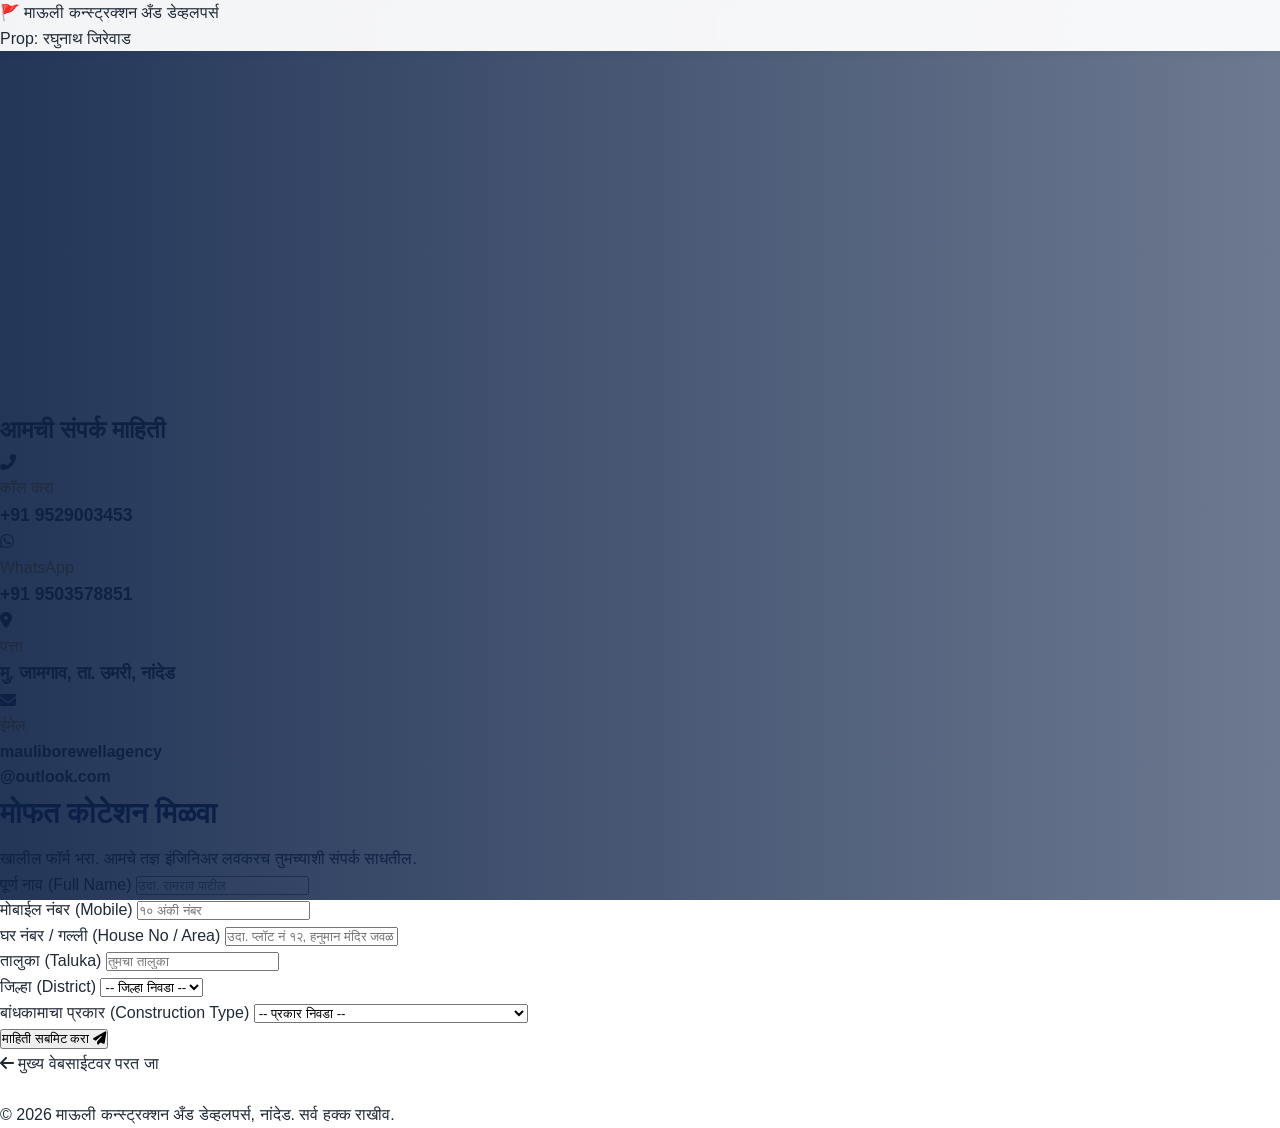
<file: construction.html>
<!DOCTYPE html>
<html lang="mr">
<head>
    <meta charset="UTF-8">
    <meta name="viewport" content="width=device-width, initial-scale=1.0">
    <title>प्रीमियम घर बांधकाम | माऊली कन्स्ट्रक्शन</title>
    <link rel="stylesheet" href="style.css">
    <link rel="stylesheet" href="https://cdnjs.cloudflare.com/ajax/libs/font-awesome/6.4.0/css/all.min.css">
</head>
<body>
    
    <nav class="navbar">
        <div class="logo">🚩 माऊली कन्स्ट्रक्शन अँड डेव्हलपर्स</div>
        <div class="sub-logo">Prop: रघुनाथ जिरेवाड</div>
    </nav>

    <header class="hero" style="background: url('https://images.unsplash.com/photo-1600596542815-ffad4c1539a9?auto=format&fit=crop&w=1920&q=80') center/cover no-repeat; height: 40vh;">
        <div class="hero-overlay"></div>
        <div class="hero-content" style="max-width: 900px;">
            <h1>तुमचे स्वप्नातले घर, आता सत्यात!</h1>
            <p>खेड्यांमध्ये आणि ग्रामीण भागात अतिशय मजबूत व आधुनिक पद्धतीचे घर बांधकाम सेवा.</p>
        </div>
    </header>

    <main class="con-wrapper">
        <aside class="con-info-card">
            <h2>आमची संपर्क माहिती</h2>
            <div class="con-item">
                <i class="fas fa-phone-alt"></i>
                <div><h4 style="font-weight:normal; opacity:0.8;">कॉल करा</h4><p style="font-size:1.1rem; font-weight:bold;">+91 9529003453</p></div>
            </div>
            <div class="con-item">
                <i class="fab fa-whatsapp"></i>
                <div><h4 style="font-weight:normal; opacity:0.8;">WhatsApp</h4><p style="font-size:1.1rem; font-weight:bold;">+91 9503578851</p></div>
            </div>
            <div class="con-item">
                <i class="fas fa-map-marker-alt"></i>
                <div><h4 style="font-weight:normal; opacity:0.8;">पत्ता</h4><p style="font-size:1.1rem; font-weight:bold;">मु. जामगाव, ता. उमरी, नांदेड</p></div>
            </div>
            <div class="con-item">
                <i class="fas fa-envelope"></i>
                <div><h4 style="font-weight:normal; opacity:0.8;">ईमेल</h4><p style="font-size:1rem; font-weight:bold;">mauliborewellagency<br>@outlook.com</p></div>
            </div>
        </aside>

        <section class="con-form-card">
            <h2 style="color: var(--primary-color); margin-bottom: 10px; font-size: 1.8rem;">मोफत कोटेशन मिळवा</h2>
            <p class="form-desc">खालील फॉर्म भरा. आमचे तज्ञ इंजिनिअर लवकरच तुमच्याशी संपर्क साधतील.</p>
            
            <form id="contactForm" action="https://formsubmit.co/mauliborewellagency@outlook.com" method="POST">
                <input type="hidden" name="_subject" value="🚨 नवीन कन्स्ट्रक्शन लीड (Construction Lead) 🚨">
                <input type="hidden" name="_captcha" value="false">
                <input type="hidden" name="_template" value="table">
                <input type="hidden" name="_next" value="https://mauliborewellagency.online/">
                
                <div class="grid-2">
                    <div class="input-group">
                        <label>पूर्ण नाव (Full Name)</label>
                        <input type="text" name="Client_Name" placeholder="उदा. रामराव पाटील" required>
                    </div>
                    <div class="input-group">
                        <label>मोबाईल नंबर (Mobile)</label>
                        <input type="tel" name="Mobile_Number" placeholder="१० अंकी नंबर" pattern="[0-9]{10}" required>
                    </div>
                </div>
                
                <div class="input-group">
                    <label>घर नंबर / गल्ली (House No / Area)</label>
                    <input type="text" name="Address" placeholder="उदा. प्लॉट नं १२, हनुमान मंदिर जवळ" required>
                </div>
                
                <div class="grid-2">
                    <div class="input-group">
                        <label>तालुका (Taluka)</label>
                        <input type="text" name="Taluka" placeholder="तुमचा तालुका" required>
                    </div>
                    <div class="input-group">
                        <label>जिल्हा (District)</label>
                        <select name="District" required>
                            <option value="" disabled selected>-- जिल्हा निवडा --</option>
                            <option value="नांदेड">नांदेड</option>
                            <option value="लातूर">लातूर</option>
                            <option value="परभणी">परभणी</option>
                            <option value="हिंगोली">हिंगोली</option>
                            <option value="इतर">इतर</option>
                        </select>
                    </div>
                </div>
                
                <div class="input-group">
                    <label>बांधकामाचा प्रकार (Construction Type)</label>
                    <select name="Construction_Type" required>
                        <option value="" disabled selected>-- प्रकार निवडा --</option>
                        <option value="नवीन घर पूर्ण बांधकाम">नवीन घर पूर्ण बांधकाम (New House)</option>
                        <option value="जुन्या घराचे नूतनीकरण / दुरुस्ती">जुन्या घराचे नूतनीकरण / दुरुस्ती (Renovation)</option>
                        <option value="व्यावसायिक गाळा किंवा दुकान">व्यावसायिक गाळा किंवा दुकान (Commercial Shop)</option>
                        <option value="फक्त स्लॅब किंवा पाया भरणे">फक्त स्लॅब किंवा पाया भरणे (Slab/Foundation)</option>
                    </select>
                </div>
                
                <button type="submit" id="submitBtn" class="submit-btn">माहिती सबमिट करा <i class="fas fa-paper-plane"></i></button>
            </form>
        </section>
    </main>

    <a href="index.html" class="back-link"><i class="fas fa-arrow-left"></i> मुख्य वेबसाईटवर परत जा</a>
    <br><br>

    <footer>
        <p>&copy; 2026 माऊली कन्स्ट्रक्शन अँड डेव्हलपर्स, नांदेड. सर्व हक्क राखीव.</p>
    </footer>

    <script src="script.js"></script>
</body>
</html>
</file>
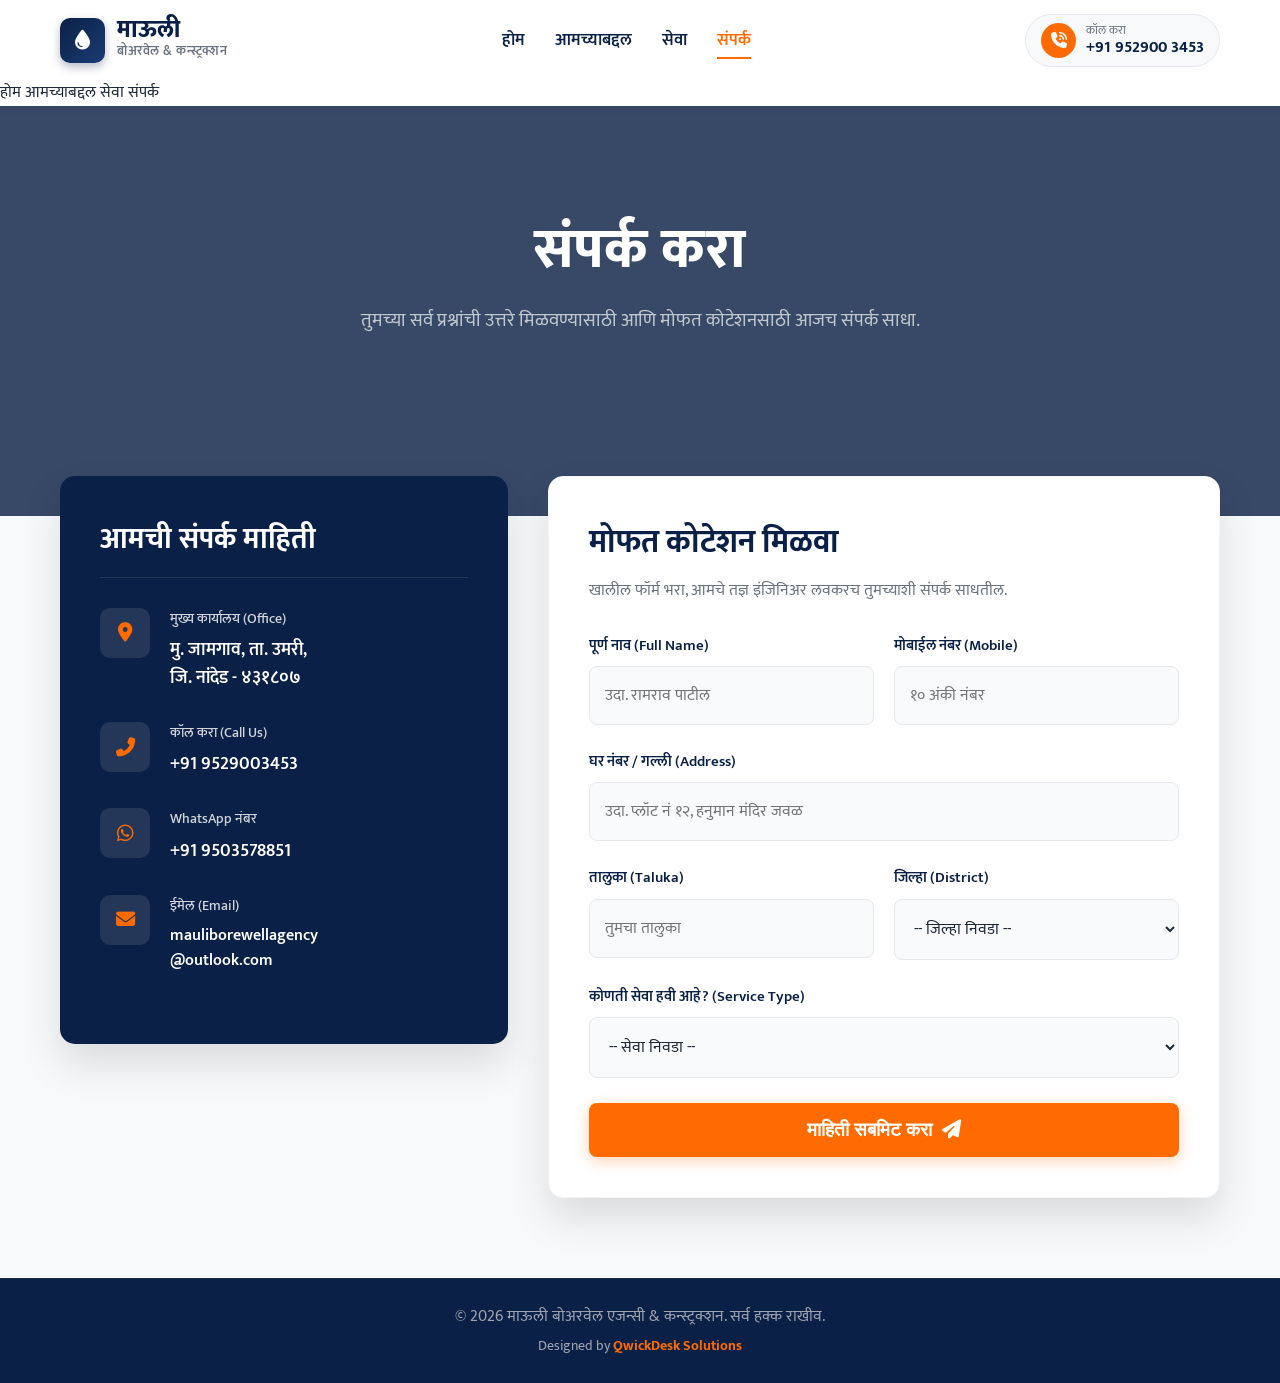
<file: contact.html>
<!DOCTYPE html>
<html lang="mr">
<head>
    <meta charset="UTF-8">
    <meta name="viewport" content="width=device-width, initial-scale=1.0">
    <meta name="description" content="माऊली बोअरवेल आणि कन्स्ट्रक्शनशी संपर्क साधा. नवीन बोअरवेल किंवा घर बांधकामासाठी मोफत कोटेशन मिळवा.">
    <title>संपर्क करा | माऊली बोअरवेल & कन्स्ट्रक्शन</title>
    
    <!-- Premium Google Fonts -->
    <link rel="preconnect" href="https://fonts.googleapis.com">
    <link rel="preconnect" href="https://fonts.gstatic.com" crossorigin>
    <link href="https://fonts.googleapis.com/css2?family=Mukta:wght@300;400;500;600;700;800&family=Poppins:wght@300;400;500;600;700&display=swap" rel="stylesheet">
    
    <!-- FontAwesome Icons -->
    <link rel="stylesheet" href="https://cdnjs.cloudflare.com/ajax/libs/font-awesome/6.4.0/css/all.min.css">
    
    <!-- AOS Animation CSS -->
    <link href="https://unpkg.com/aos@2.3.1/dist/aos.css" rel="stylesheet">
    
    <!-- Custom CSS -->
    <link rel="stylesheet" href="style.css">
    
    <!-- Page Specific Styles for Form -->
    <style>
        .contact-page-wrapper {
            display: grid;
            grid-template-columns: 1fr 1.5fr;
            gap: 40px;
            margin-top: -40px; /* Overlaps the header slightly for a 3D effect */
            position: relative;
            z-index: 10;
        }
        
        .contact-info-card {
            background: var(--primary-color);
            color: var(--white);
            padding: 40px;
            border-radius: 15px;
            box-shadow: var(--shadow-lg);
            height: fit-content;
        }
        
        .contact-info-card h3 {
            font-size: 1.8rem;
            margin-bottom: 30px;
            border-bottom: 1px solid rgba(255,255,255,0.1);
            padding-bottom: 15px;
        }
        
        .info-item {
            display: flex;
            align-items: flex-start;
            gap: 20px;
            margin-bottom: 30px;
        }
        
        .info-item i {
            width: 50px;
            height: 50px;
            background: rgba(255, 255, 255, 0.1);
            display: flex;
            align-items: center;
            justify-content: center;
            border-radius: 10px;
            font-size: 1.2rem;
            color: var(--accent-color);
            flex-shrink: 0;
        }
        
        .info-item h4 {
            font-size: 0.9rem;
            color: #d1d5db;
            font-weight: 500;
            margin-bottom: 5px;
        }
        
        .info-item p, .info-item a {
            font-size: 1.1rem;
            font-weight: 600;
            color: var(--white);
        }
        
        .contact-form-card {
            background: var(--white);
            padding: 40px;
            border-radius: 15px;
            box-shadow: var(--shadow-lg);
            border: 1px solid #f3f4f6;
        }
        
        .contact-form-card h2 {
            font-size: 2rem;
            color: var(--primary-color);
            margin-bottom: 10px;
        }
        
        .contact-form-card p {
            color: var(--text-light);
            margin-bottom: 30px;
        }
        
        .form-grid-2 {
            display: grid;
            grid-template-columns: 1fr 1fr;
            gap: 20px;
        }
        
        .input-group {
            margin-bottom: 25px;
        }
        
        .input-group label {
            display: block;
            font-weight: 600;
            margin-bottom: 8px;
            color: var(--primary-color);
            font-size: 0.95rem;
        }
        
        .input-group input, .input-group select {
            width: 100%;
            padding: 15px;
            border: 1.5px solid #e5e7eb;
            border-radius: 8px;
            font-size: 1rem;
            font-family: inherit;
            transition: all 0.3s ease;
            background: #f9fafb;
            color: var(--text-dark);
        }
        
        .input-group input:focus, .input-group select:focus {
            border-color: var(--accent-color);
            outline: none;
            background: var(--white);
            box-shadow: 0 0 0 4px rgba(255, 107, 0, 0.1);
        }
        
        .submit-btn-full {
            width: 100%;
            padding: 16px;
            background: var(--accent-color);
            color: var(--white);
            border: none;
            border-radius: 8px;
            font-size: 1.2rem;
            font-weight: 700;
            cursor: pointer;
            transition: var(--transition);
            display: flex;
            justify-content: center;
            align-items: center;
            gap: 10px;
            box-shadow: 0 4px 15px rgba(255, 107, 0, 0.3);
        }
        
        .submit-btn-full:hover {
            background: var(--primary-color);
            box-shadow: 0 8px 25px rgba(11, 32, 70, 0.3);
            transform: translateY(-2px);
        }

        @media (max-width: 768px) {
            .contact-page-wrapper {
                grid-template-columns: 1fr;
                margin-top: 0;
            }
            .form-grid-2 {
                grid-template-columns: 1fr;
                gap: 0;
            }
            .contact-info-card, .contact-form-card {
                padding: 25px 20px;
            }
        }
    </style>
</head>
<body class="bg-light">

    <!-- ================= MAIN NAVBAR ================= -->
    <nav class="navbar" id="navbar">
        <div class="container nav-container">
            <a href="index.html" class="brand-logo">
                <div class="logo-icon">
                    <i class="fas fa-droplet"></i>
                </div>
                <div class="logo-text">
                    <h1>माऊली</h1>
                    <p>बोअरवेल & कन्स्ट्रक्शन</p>
                </div>
            </a>
            
            <ul class="nav-links" id="nav-links">
                <li><a href="index.html">होम</a></li>
                <li><a href="about.html">आमच्याबद्दल</a></li>
                <li><a href="services.html">सेवा</a></li>
                <li><a href="contact.html" class="active">संपर्क</a></li>
            </ul>

            <div class="nav-actions">
                <a href="tel:9529003453" class="call-btn">
                    <i class="fas fa-phone-volume"></i> 
                    <div class="call-text">
                        <span>कॉल करा</span>
                        <strong>+91 952900 3453</strong>
                    </div>
                </a>
                <button class="mobile-toggle" id="mobile-toggle" aria-label="Menu">
                    <i class="fas fa-bars"></i>
                </button>
            </div>
        </div>
        
        <!-- Mobile Dropdown -->
        <div class="mobile-menu" id="mobile-menu">
            <a href="index.html">होम</a>
            <a href="about.html">आमच्याबद्दल</a>
            <a href="services.html">सेवा</a>
            <a href="contact.html" class="active">संपर्क</a>
        </div>
    </nav>

    <!-- ================= PAGE HEADER ================= -->
    <section class="cta-banner" style="padding: 100px 0 140px; background-image: url('https://images.unsplash.com/photo-1504307651254-35680f356f58?auto=format&fit=crop&w=1920&q=80');">
        <div class="cta-overlay" style="background: rgba(11, 32, 70, 0.9);"></div>
        <div class="container cta-content">
            <h1 style="font-size: 3.5rem; font-weight: 800; margin-bottom: 10px;">संपर्क करा</h1>
            <p style="font-size: 1.2rem; color: #d1d5db;">तुमच्या सर्व प्रश्नांची उत्तरे मिळवण्यासाठी आणि मोफत कोटेशनसाठी आजच संपर्क साधा.</p>
        </div>
    </section>

    <!-- ================= CONTACT & FORM SECTION ================= -->
    <section class="section" style="padding-top: 0;">
        <div class="container contact-page-wrapper">
            
            <!-- Left Side: Contact Information -->
            <div class="contact-info-card" data-aos="fade-up" data-aos-delay="100">
                <h3>आमची संपर्क माहिती</h3>
                
                <div class="info-item">
                    <i class="fas fa-map-marker-alt"></i>
                    <div>
                        <h4>मुख्य कार्यालय (Office)</h4>
                        <p>मु. जामगाव, ता. उमरी,<br>जि. नांदेड - ४३१८०७</p>
                    </div>
                </div>
                
                <div class="info-item">
                    <i class="fas fa-phone-alt"></i>
                    <div>
                        <h4>कॉल करा (Call Us)</h4>
                        <a href="tel:9529003453">+91 9529003453</a>
                    </div>
                </div>
                
                <div class="info-item">
                    <i class="fab fa-whatsapp"></i>
                    <div>
                        <h4>WhatsApp नंबर</h4>
                        <a href="https://wa.me/919503578851">+91 9503578851</a>
                    </div>
                </div>
                
                <div class="info-item">
                    <i class="fas fa-envelope"></i>
                    <div>
                        <h4>ईमेल (Email)</h4>
                        <p style="font-size: 1rem;">mauliborewellagency<br>@outlook.com</p>
                    </div>
                </div>
            </div>

            <!-- Right Side: Advanced Lead Form -->
            <div class="contact-form-card" data-aos="fade-up" data-aos-delay="200">
                <h2>मोफत कोटेशन मिळवा</h2>
                <p>खालील फॉर्म भरा, आमचे तज्ञ इंजिनिअर लवकरच तुमच्याशी संपर्क साधतील.</p>
                
                <form id="contactForm" action="https://formsubmit.co/mauliborewellagency@outlook.com" method="POST">
                    <!-- FormSubmit Configurations -->
                    <input type="hidden" name="_subject" value="🚨 नवीन चौकशी (New Lead from Website) 🚨">
                    <input type="hidden" name="_captcha" value="false">
                    <input type="hidden" name="_template" value="table">
                    <!-- Aap is link ko apne domain se replace kar sakte hain -->
                    <input type="hidden" name="_next" value="https://mauliborewellagency.online/">
                    
                    <div class="form-grid-2">
                        <div class="input-group">
                            <label>पूर्ण नाव (Full Name)</label>
                            <input type="text" name="Client_Name" placeholder="उदा. रामराव पाटील" required>
                        </div>
                        <div class="input-group">
                            <label>मोबाईल नंबर (Mobile)</label>
                            <input type="tel" name="Mobile_Number" placeholder="१० अंकी नंबर" pattern="[0-9]{10}" required>
                        </div>
                    </div>
                    
                    <div class="input-group">
                        <label>घर नंबर / गल्ली (Address)</label>
                        <input type="text" name="Address" placeholder="उदा. प्लॉट नं १२, हनुमान मंदिर जवळ" required>
                    </div>
                    
                    <div class="form-grid-2">
                        <div class="input-group">
                            <label>तालुका (Taluka)</label>
                            <input type="text" name="Taluka" placeholder="तुमचा तालुका" required>
                        </div>
                        <div class="input-group">
                            <label>जिल्हा (District)</label>
                            <select name="District" required>
                                <option value="" disabled selected>-- जिल्हा निवडा --</option>
                                <option value="नांदेड">नांदेड</option>
                                <option value="लातूर">लातूर</option>
                                <option value="परभणी">परभणी</option>
                                <option value="हिंगोली">हिंगोली</option>
                                <option value="इतर">इतर</option>
                            </select>
                        </div>
                    </div>
                    
                    <div class="input-group">
                        <label>कोणती सेवा हवी आहे? (Service Type)</label>
                        <select name="Service_Type" required>
                            <option value="" disabled selected>-- सेवा निवडा --</option>
                            <option value="नवीन बोअरवेल (New Borewell)">नवीन बोअरवेल (नदी / मोठी मशीन)</option>
                            <option value="जुना रि-बोअर (Re-Bore)">जुना रि-बोअर</option>
                            <option value="पाणी सर्वेक्षण (Water Survey)">पाणी सर्वेक्षण (अचूक पॉईंट)</option>
                            <option value="नवीन घर बांधकाम (New House)">नवीन घर बांधकाम (कन्स्ट्रक्शन)</option>
                            <option value="घराचे नूतनीकरण (Renovation)">जुन्या घराचे नूतनीकरण / दुरुस्ती</option>
                        </select>
                    </div>
                    
                    <button type="submit" id="submitBtn" class="submit-btn-full">
                        माहिती सबमिट करा <i class="fas fa-paper-plane"></i>
                    </button>
                </form>
            </div>

        </div>
    </section>

    <!-- ================= FOOTER (Minimal for Contact Page) ================= -->
    <footer style="background: var(--primary-color); padding: 25px 0; text-align: center; color: #9ca3af; border-top: 1px solid rgba(255,255,255,0.05);">
        <div class="container">
            <p>&copy; 2026 माऊली बोअरवेल एजन्सी & कन्स्ट्रक्शन. सर्व हक्क राखीव.</p>
            <p style="margin-top: 5px; font-size: 0.9rem;">Designed by <a href="https://qwickdesksolutions.co.in" target="_blank" style="color: var(--accent-color); font-weight: bold;">QwickDesk Solutions</a></p>
        </div>
    </footer>

    <!-- AOS Animation JS -->
    <script src="https://unpkg.com/aos@2.3.1/dist/aos.js"></script>
    <!-- Custom Script -->
    <script src="script.js"></script>
</body>
</html>
</file>
<file: style.css>
/* ================= CSS VARIABLES & RESET ================= */
:root {
    --primary-color: #0b2046; /* Deep Navy Blue (Trust & Professionalism) */
    --accent-color: #ff6b00;  /* Vibrant Orange (Construction & Action) */
    --accent-hover: #e55f00;
    --text-dark: #1f2937;
    --text-light: #6b7280;
    --bg-light: #f8f9fa;
    --white: #ffffff;
    --gradient-primary: linear-gradient(135deg, #0b2046, #1a3c75);
    --shadow-sm: 0 2px 10px rgba(0,0,0,0.05);
    --shadow-md: 0 10px 30px rgba(0,0,0,0.08);
    --shadow-lg: 0 20px 40px rgba(0,0,0,0.12);
    --transition: all 0.3s ease-in-out;
}

* {
    margin: 0;
    padding: 0;
    box-sizing: border-box;
}

html {
    scroll-behavior: smooth;
}

body {
    font-family: 'Mukta', 'Poppins', sans-serif;
    color: var(--text-dark);
    line-height: 1.6;
    background-color: var(--white);
    overflow-x: hidden;
}

a {
    text-decoration: none;
    color: inherit;
    transition: var(--transition);
}

ul {
    list-style: none;
}

.container {
    max-width: 1200px;
    margin: 0 auto;
    padding: 0 20px;
}

.text-accent {
    color: var(--accent-color);
}

.section {
    padding: 80px 0;
}

.bg-light {
    background-color: var(--bg-light);
}

/* ================= TYPOGRAPHY & HEADINGS ================= */
.section-subtitle {
    display: inline-block;
    color: var(--accent-color);
    font-weight: 700;
    font-size: 1rem;
    text-transform: uppercase;
    letter-spacing: 2px;
    margin-bottom: 10px;
    background: rgba(255, 107, 0, 0.1);
    padding: 5px 15px;
    border-radius: 50px;
}

.section-title {
    font-size: 2.5rem;
    font-weight: 800;
    color: var(--primary-color);
    margin-bottom: 20px;
    line-height: 1.3;
}

.divider {
    height: 4px;
    width: 60px;
    background: var(--accent-color);
    border-radius: 2px;
    margin-bottom: 30px;
}

.mx-auto {
    margin-left: auto;
    margin-right: auto;
}

.text-center {
    text-align: center;
}

/* ================= BUTTONS ================= */
.btn-primary, .btn-whatsapp, .btn-outline, .btn-white {
    display: inline-flex;
    align-items: center;
    justify-content: center;
    gap: 10px;
    padding: 14px 28px;
    border-radius: 8px;
    font-weight: 600;
    font-size: 1.1rem;
    cursor: pointer;
    transition: var(--transition);
    border: 2px solid transparent;
}

.btn-primary {
    background: var(--accent-color);
    color: var(--white);
    box-shadow: 0 4px 15px rgba(255, 107, 0, 0.3);
}

.btn-primary:hover {
    background: var(--accent-hover);
    transform: translateY(-3px);
    box-shadow: 0 8px 20px rgba(255, 107, 0, 0.4);
}

.btn-whatsapp {
    background: #25D366;
    color: var(--white);
    box-shadow: 0 4px 15px rgba(37, 211, 102, 0.3);
}

.btn-whatsapp:hover {
    background: #1ebc5a;
    transform: translateY(-3px);
}

.btn-outline {
    border-color: var(--primary-color);
    color: var(--primary-color);
}

.btn-outline:hover {
    background: var(--primary-color);
    color: var(--white);
}

.btn-white {
    background: var(--white);
    color: var(--primary-color);
}

.btn-white:hover {
    background: var(--bg-light);
    transform: translateY(-3px);
}

/* ================= TOP BAR ================= */
.top-bar {
    background: var(--primary-color);
    color: #d1d5db;
    font-size: 0.9rem;
    padding: 8px 0;
    border-bottom: 1px solid rgba(255,255,255,0.1);
}

.top-bar-inner {
    display: flex;
    justify-content: space-between;
    align-items: center;
}

.top-contact span {
    margin-right: 20px;
}

.top-contact i {
    color: var(--accent-color);
    margin-right: 5px;
}

.top-social a {
    color: #d1d5db;
    margin-left: 15px;
}

.top-social a:hover {
    color: var(--accent-color);
}

/* ================= NAVBAR ================= */
.navbar {
    background: rgba(255, 255, 255, 0.95);
    backdrop-filter: blur(10px);
    -webkit-backdrop-filter: blur(10px);
    position: sticky;
    top: 0;
    z-index: 1000;
    box-shadow: var(--shadow-sm);
    transition: var(--transition);
}

.nav-container {
    display: flex;
    justify-content: space-between;
    align-items: center;
    height: 80px;
}

.brand-logo {
    display: flex;
    align-items: center;
    gap: 12px;
}

.logo-icon {
    background: var(--gradient-primary);
    width: 45px;
    height: 45px;
    border-radius: 10px;
    display: flex;
    align-items: center;
    justify-content: center;
    font-size: 20px;
    color: var(--white);
    box-shadow: 0 4px 10px rgba(11, 32, 70, 0.3);
}

.logo-text h1 {
    font-size: 1.5rem;
    font-weight: 800;
    color: var(--primary-color);
    line-height: 1;
}

.logo-text p {
    font-size: 0.8rem;
    color: var(--text-light);
    font-weight: 600;
    letter-spacing: 0.5px;
}

.nav-links {
    display: flex;
    gap: 30px;
}

.nav-links a {
    font-weight: 600;
    font-size: 1.05rem;
    color: var(--primary-color);
    position: relative;
}

.nav-links a::after {
    content: '';
    position: absolute;
    bottom: -5px;
    left: 0;
    width: 0;
    height: 2px;
    background: var(--accent-color);
    transition: var(--transition);
}

.nav-links a:hover::after, .nav-links a.active::after {
    width: 100%;
}

.nav-links a:hover, .nav-links a.active {
    color: var(--accent-color);
}

.nav-actions {
    display: flex;
    align-items: center;
    gap: 20px;
}

.call-btn {
    display: flex;
    align-items: center;
    gap: 10px;
    background: var(--bg-light);
    padding: 8px 15px;
    border-radius: 50px;
    border: 1px solid #e5e7eb;
}

.call-btn i {
    background: var(--accent-color);
    color: var(--white);
    width: 35px;
    height: 35px;
    border-radius: 50%;
    display: flex;
    align-items: center;
    justify-content: center;
}

.call-text {
    display: flex;
    flex-direction: column;
    line-height: 1.2;
}

.call-text span {
    font-size: 0.75rem;
    color: var(--text-light);
}

.call-text strong {
    font-size: 1rem;
    color: var(--primary-color);
}

.mobile-toggle {
    display: none;
    background: none;
    border: none;
    font-size: 24px;
    color: var(--primary-color);
    cursor: pointer;
}

/* ================= HERO SECTION ================= */
.hero-slider {
    position: relative;
    height: 85vh;
    min-height: 600px;
}

.hero-slide {
    position: absolute;
    top: 0;
    left: 0;
    width: 100%;
    height: 100%;
    background-size: cover;
    background-position: center;
}

.hero-overlay {
    position: absolute;
    top: 0;
    left: 0;
    width: 100%;
    height: 100%;
    background: linear-gradient(90deg, rgba(11, 32, 70, 0.9) 0%, rgba(11, 32, 70, 0.6) 100%);
}

.hero-content-box {
    position: relative;
    height: 100%;
    display: flex;
    align-items: center;
    justify-content: space-between;
    z-index: 10;
}

.hero-content {
    max-width: 650px;
    color: var(--white);
}

.hero-badge {
    display: inline-block;
    background: rgba(255, 255, 255, 0.1);
    backdrop-filter: blur(5px);
    border: 1px solid rgba(255,255,255,0.2);
    padding: 8px 16px;
    border-radius: 50px;
    font-size: 0.9rem;
    font-weight: 600;
    margin-bottom: 20px;
}

.hero-badge i {
    color: var(--accent-color);
    margin-right: 5px;
}

.hero-title {
    font-size: 3.5rem;
    font-weight: 800;
    line-height: 1.2;
    margin-bottom: 20px;
}

.text-gradient {
    color: var(--accent-color);
}

.hero-desc {
    font-size: 1.2rem;
    color: #e5e7eb;
    margin-bottom: 35px;
    font-weight: 400;
}

.hero-btn-group {
    display: flex;
    gap: 15px;
}

.floating-badge {
    background: var(--white);
    padding: 20px;
    border-radius: 15px;
    display: flex;
    align-items: center;
    gap: 15px;
    box-shadow: 0 20px 40px rgba(0,0,0,0.2);
    animation: float 4s ease-in-out infinite;
}

@keyframes float {
    0% { transform: translateY(0px); }
    50% { transform: translateY(-15px); }
    100% { transform: translateY(0px); }
}

.floating-badge .badge-icon {
    width: 60px;
    height: 60px;
    background: var(--bg-light);
    border-radius: 50%;
    display: flex;
    align-items: center;
    justify-content: center;
    font-size: 24px;
    color: var(--primary-color);
}

.floating-badge h4 {
    font-size: 1.5rem;
    color: var(--primary-color);
    font-weight: 800;
    line-height: 1.1;
}

.floating-badge p {
    color: var(--text-light);
    font-weight: 500;
}

/* ================= ABOUT PREVIEW ================= */
.about-grid {
    display: grid;
    grid-template-columns: 1fr 1fr;
    gap: 60px;
    align-items: center;
}

.about-images {
    position: relative;
}

.img-main {
    width: 85%;
    border-radius: 20px;
    box-shadow: var(--shadow-lg);
}

.img-sub {
    position: absolute;
    bottom: -30px;
    right: 0;
    width: 50%;
    border-radius: 15px;
    border: 8px solid var(--white);
}

.experience-box {
    position: absolute;
    top: 30px;
    left: -20px;
    background: var(--accent-color);
    color: var(--white);
    padding: 20px;
    border-radius: 15px;
    text-align: center;
    box-shadow: 0 10px 20px rgba(255, 107, 0, 0.3);
}

.experience-box h2 {
    font-size: 2rem;
    line-height: 1;
}

.lead-text {
    font-size: 1.2rem;
    color: var(--primary-color);
    font-weight: 600;
    margin-bottom: 20px;
}

.about-features {
    margin: 25px 0;
}

.about-features li {
    font-size: 1.1rem;
    margin-bottom: 15px;
    display: flex;
    align-items: center;
    gap: 10px;
    font-weight: 500;
}

.about-features i {
    color: var(--accent-color);
    font-size: 1.2rem;
}

/* ================= SERVICES ================= */
.services-grid {
    display: grid;
    grid-template-columns: repeat(3, 1fr);
    gap: 30px;
    margin-top: 50px;
}

.service-card-pro {
    background: var(--white);
    border-radius: 15px;
    overflow: hidden;
    box-shadow: var(--shadow-md);
    transition: var(--transition);
    border: 1px solid #f3f4f6;
}

.service-card-pro:hover {
    transform: translateY(-10px);
    box-shadow: var(--shadow-lg);
}

.card-img {
    position: relative;
    height: 220px;
    overflow: hidden;
}

.card-img img {
    width: 100%;
    height: 100%;
    object-fit: cover;
    transition: transform 0.5s ease;
}

.service-card-pro:hover .card-img img {
    transform: scale(1.1);
}

.card-icon-overlay {
    position: absolute;
    bottom: -20px;
    right: 20px;
    width: 60px;
    height: 60px;
    background: var(--primary-color);
    color: var(--white);
    border-radius: 50%;
    display: flex;
    align-items: center;
    justify-content: center;
    font-size: 24px;
    border: 4px solid var(--white);
    transition: var(--transition);
}

.service-card-pro:hover .card-icon-overlay {
    background: var(--accent-color);
}

.card-content {
    padding: 35px 25px 25px;
}

.card-content h3 {
    font-size: 1.4rem;
    color: var(--primary-color);
    margin-bottom: 10px;
}

.card-content p {
    color: var(--text-light);
    margin-bottom: 20px;
}

.read-more {
    font-weight: 700;
    color: var(--primary-color);
    display: inline-flex;
    align-items: center;
    gap: 8px;
}

.read-more:hover {
    color: var(--accent-color);
}

/* ================= WORK PROCESS ================= */
.process-grid {
    display: grid;
    grid-template-columns: repeat(4, 1fr);
    gap: 20px;
    margin-top: 50px;
    text-align: center;
}

.process-step {
    position: relative;
    padding: 20px;
}

.process-step::after {
    content: '';
    position: absolute;
    top: 40px;
    right: -50%;
    width: 100%;
    height: 2px;
    background: dashed 2px #d1d5db;
    z-index: -1;
}

.process-step:last-child::after {
    display: none;
}

.step-number {
    position: absolute;
    top: 0;
    right: 30px;
    font-size: 4rem;
    font-weight: 800;
    color: rgba(11, 32, 70, 0.05);
    line-height: 1;
    z-index: -1;
}

.step-icon {
    width: 80px;
    height: 80px;
    background: var(--white);
    border-radius: 50%;
    display: flex;
    align-items: center;
    justify-content: center;
    font-size: 30px;
    color: var(--accent-color);
    margin: 0 auto 20px;
    box-shadow: var(--shadow-sm);
    border: 2px solid var(--bg-light);
    transition: var(--transition);
}

.process-step:hover .step-icon {
    background: var(--primary-color);
    color: var(--white);
    transform: scale(1.1);
}

.process-step h3 {
    font-size: 1.2rem;
    color: var(--primary-color);
    margin-bottom: 10px;
}

.process-step p {
    font-size: 0.95rem;
    color: var(--text-light);
}

/* ================= CTA BANNER ================= */
.cta-banner {
    position: relative;
    background: url('https://images.unsplash.com/photo-1504307651254-35680f356f58?auto=format&fit=crop&w=1920&q=80') fixed center/cover;
    padding: 100px 0;
    text-align: center;
}

.cta-overlay {
    position: absolute;
    top: 0; left: 0; width: 100%; height: 100%;
    background: var(--gradient-primary);
    opacity: 0.9;
}

.cta-content {
    position: relative;
    z-index: 10;
    color: var(--white);
}

.cta-content h2 {
    font-size: 2.8rem;
    font-weight: 800;
    margin-bottom: 20px;
}

.cta-content p {
    font-size: 1.2rem;
    margin-bottom: 40px;
    opacity: 0.9;
}

.cta-buttons {
    display: flex;
    gap: 20px;
    justify-content: center;
}

/* ================= TESTIMONIALS ================= */
.testimonial-grid {
    display: grid;
    grid-template-columns: repeat(2, 1fr);
    gap: 30px;
    margin-top: 50px;
}

.testimonial-card {
    background: var(--bg-light);
    padding: 40px;
    border-radius: 15px;
    position: relative;
    border: 1px solid #e5e7eb;
}

.quote-icon {
    position: absolute;
    top: 30px;
    right: 30px;
    font-size: 40px;
    color: rgba(11, 32, 70, 0.1);
}

.review-text {
    font-size: 1.1rem;
    font-style: italic;
    color: var(--text-dark);
    margin-bottom: 25px;
    position: relative;
    z-index: 1;
}

.client-info {
    display: flex;
    align-items: center;
    gap: 15px;
}

.client-img {
    font-size: 45px;
    color: var(--accent-color);
}

.client-info h4 {
    font-size: 1.1rem;
    color: var(--primary-color);
}

.client-info span {
    font-size: 0.9rem;
    color: var(--text-light);
}

/* ================= MEGA FOOTER ================= */
.mega-footer {
    background: var(--primary-color);
    color: #9ca3af;
    padding-top: 80px;
}

.footer-grid {
    display: grid;
    grid-template-columns: 2fr 1fr 1fr 1.5fr;
    gap: 40px;
    margin-bottom: 60px;
}

.footer-logo {
    font-size: 2rem;
    font-weight: 800;
    color: var(--white);
    display: flex;
    align-items: center;
    gap: 10px;
    margin-bottom: 20px;
}

.footer-about {
    margin-bottom: 25px;
    line-height: 1.8;
}

.footer-social {
    display: flex;
    gap: 15px;
}

.footer-social a {
    width: 40px;
    height: 40px;
    background: rgba(255,255,255,0.1);
    color: var(--white);
    display: flex;
    align-items: center;
    justify-content: center;
    border-radius: 50%;
}

.footer-social a:hover {
    background: var(--accent-color);
    transform: translateY(-3px);
}

.footer-col h3 {
    color: var(--white);
    font-size: 1.3rem;
    margin-bottom: 25px;
    position: relative;
    padding-bottom: 10px;
}

.footer-col h3::after {
    content: '';
    position: absolute;
    bottom: 0;
    left: 0;
    width: 40px;
    height: 2px;
    background: var(--accent-color);
}

.footer-col ul li {
    margin-bottom: 15px;
}

.footer-col ul li a {
    display: flex;
    align-items: center;
    gap: 10px;
}

.footer-col ul li a:hover {
    color: var(--accent-color);
    transform: translateX(5px);
}

.contact-list li {
    display: flex;
    align-items: flex-start;
    gap: 15px;
    margin-bottom: 20px;
}

.contact-list i {
    margin-top: 5px;
    font-size: 1.2rem;
}

.footer-bottom {
    background: #071530;
    padding: 20px 0;
    border-top: 1px solid rgba(255,255,255,0.05);
}

.flex-bottom {
    display: flex;
    justify-content: space-between;
    align-items: center;
    font-size: 0.9rem;
}

.developer a {
    color: var(--accent-color);
    font-weight: 600;
}

/* ================= MOBILE RESPONSIVE (MEDIA QUERIES) ================= */

/* Tablets & Small Laptops */
@media (max-width: 991px) {
    .nav-links, .call-btn { display: none; }
    .mobile-toggle { display: block; }
    
    .hero-title { font-size: 2.8rem; }
    .floating-badge { display: none; }
    
    .about-grid { grid-template-columns: 1fr; gap: 40px; }
    .img-sub { width: 40%; right: 20px; }
    
    .services-grid { grid-template-columns: repeat(2, 1fr); }
    .process-grid { grid-template-columns: repeat(2, 1fr); }
    .process-step::after { display: none; }
    
    .footer-grid { grid-template-columns: 1fr 1fr; }
}

/* Mobile Phones */
@media (max-width: 768px) {
    .top-bar { display: none; }
    
    .hero-title { font-size: 2.2rem; }
    .hero-desc { font-size: 1rem; }
    .hero-btn-group { flex-direction: column; width: 100%; }
    .btn-primary, .btn-whatsapp { width: 100%; }
    
    .services-grid { grid-template-columns: 1fr; }
    .process-grid { grid-template-columns: 1fr; }
    .testimonial-grid { grid-template-columns: 1fr; }
    .footer-grid { grid-template-columns: 1fr; }
    
    .cta-content h2 { font-size: 2rem; }
    .cta-buttons { flex-direction: column; }
    
    .flex-bottom { flex-direction: column; gap: 10px; text-align: center; }
    
    /* Mobile Menu Display Logic */
    .mobile-menu {
        display: none;
        flex-direction: column;
        background: var(--white);
        position: absolute;
        top: 80px;
        left: 0;
        width: 100%;
        box-shadow: var(--shadow-md);
        padding: 20px;
    }
    .mobile-menu.active {
        display: flex;
    }
    .mobile-menu a {
        padding: 15px;
        border-bottom: 1px solid #eee;
        color: var(--primary-color);
        font-weight: 600;
    }
}
</file>
